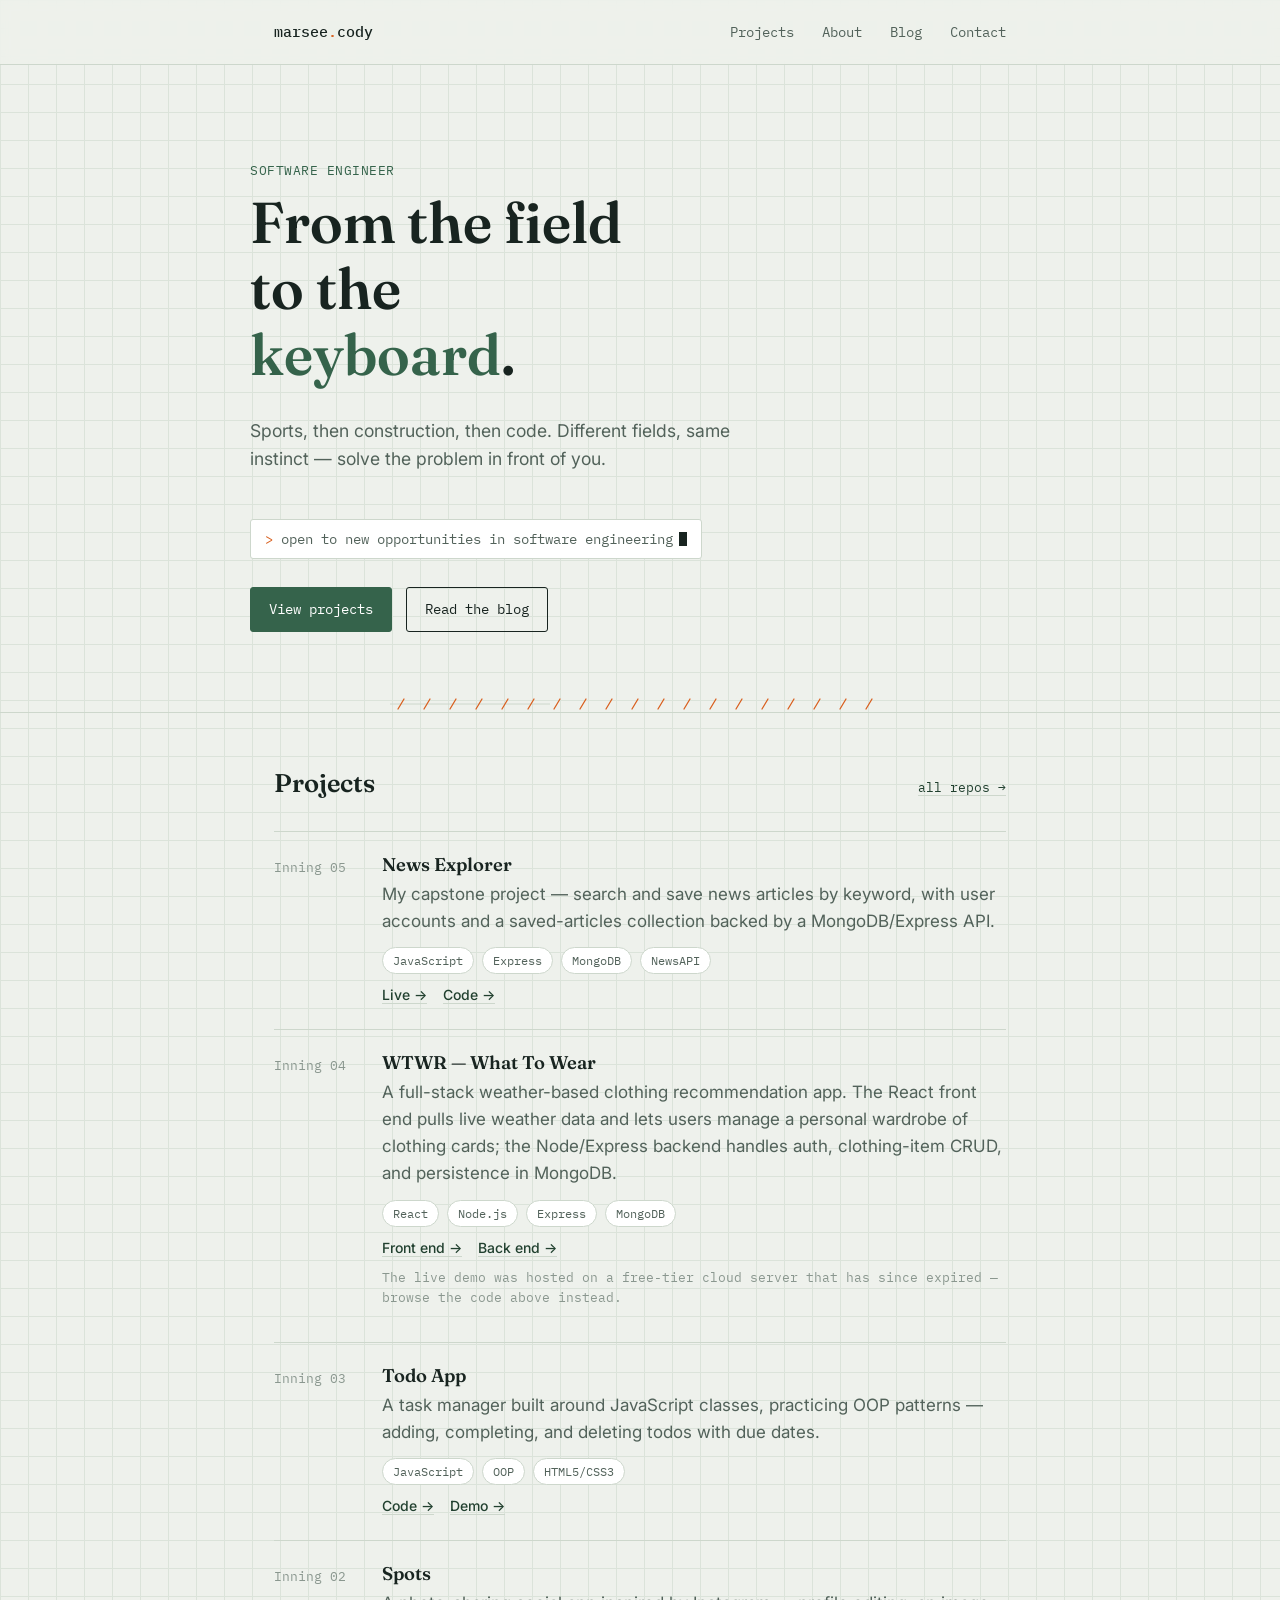
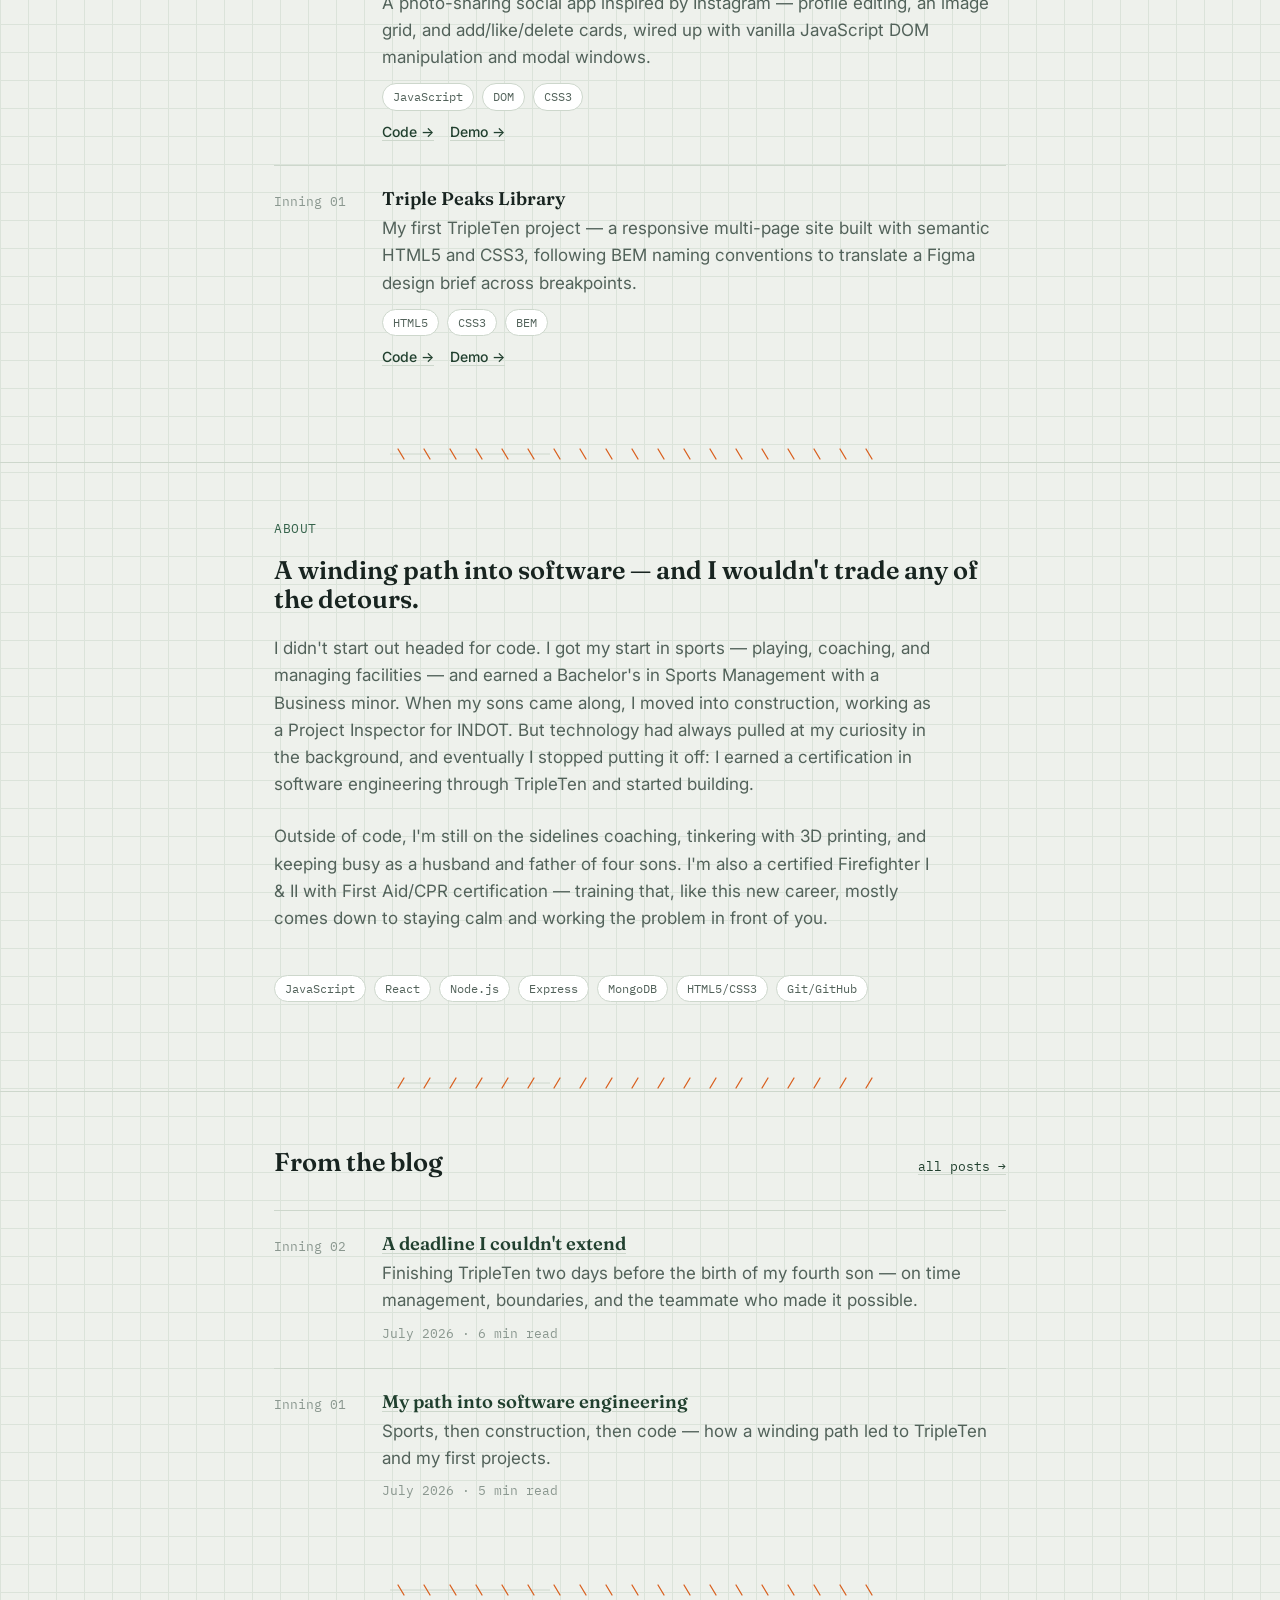
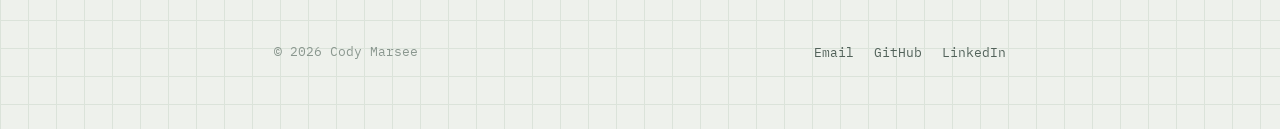
<file: index.html>
<!doctype html>
<html lang="en">
  <head>
    <meta charset="UTF-8" />
    <meta name="viewport" content="width=device-width, initial-scale=1.0" />
    <title>Cody Marsee — Software Engineer</title>
    <meta
      name="description"
      content="Cody Marsee is a software engineer who builds small, useful tools and writes about how they came together."
    />
    <link rel="preconnect" href="https://fonts.googleapis.com" />
    <link
      href="https://fonts.googleapis.com/css2?family=Fraunces:opsz,wght@9..144,500;9..144,600&family=Inter:wght@400;500;600&family=IBM+Plex+Mono:wght@400;500&display=swap"
      rel="stylesheet"
    />
    <link rel="stylesheet" href="css/style.css" />
  </head>
  <body>
    <header class="site-header">
      <div class="wrap">
        <a href="index.html" class="logo"
          >marsee<span class="dot">.</span>cody</a
        >
        <button
          class="nav-toggle"
          aria-expanded="false"
          aria-label="Toggle navigation"
        >
          Menu
        </button>
        <ul class="nav-links">
          <li><a href="#projects">Projects</a></li>
          <li><a href="#about">About</a></li>
          <li><a href="blog/index.html">Blog</a></li>
          <li><a href="#contact">Contact</a></li>
        </ul>
      </div>
    </header>

    <main>
      <section class="hero wrap">
        <span class="eyebrow">Software Engineer</span>
        <h1>From the field to the <span class="role">keyboard</span>.</h1>
        <p class="lede">Sports, then construction, then code. Different fields, same instinct — solve the problem in front of you.</p>
        <div class="status-line">
          <span class="prompt">&gt;</span> open to new opportunities in software
          engineering<span class="cursor" aria-hidden="true"></span>
        </div>
        <div class="hero-links">
          <a class="btn primary" href="#projects">View projects</a>
          <a class="btn" href="blog/index.html">Read the blog</a>
        </div>
      </section>

      <div class="stitch-divider" aria-hidden="true">
        <svg viewBox="0 0 500 16" width="500" height="16">
          <defs>
            <pattern
              id="stitch1"
              width="26"
              height="16"
              patternUnits="userSpaceOnUse"
            >
              <line x1="14" y1="3" x2="8" y2="13" class="stitch-tick" />
            </pattern>
          </defs>
          <line x1="0" y1="8" x2="160" y2="8" class="stitch-base" />
          <rect x="0" y="0" width="500" height="16" fill="url(#stitch1)" />
        </svg>
      </div>

      <section class="block" id="projects">
        <div class="wrap">
          <div class="section-head">
            <h2>Projects</h2>
            <a class="view-all" href="https://github.com/cmarsee-blip"
              >all repos →</a
            >
          </div>

          <div class="entry" data-reveal>
            <span class="index-num">Inning 05</span>
            <div>
              <h3>News Explorer</h3>
              <p class="desc">
                My capstone project — search and save news articles by keyword,
                with user accounts and a saved-articles collection backed by a
                MongoDB/Express API.
              </p>
              <ul class="tags">
                <li class="tag">JavaScript</li>
                <li class="tag">Express</li>
                <li class="tag">MongoDB</li>
                <li class="tag">NewsAPI</li>
              </ul>
              <div class="links">
                <a href="https://cmarsee-blip.github.io/se_project_news_explorer/">Live →</a>
                <a href="https://github.com/cmarsee-blip/se_project_news_explorer">Code →</a>
              </div>
            </div>
          </div>

          <div class="entry" data-reveal>
            <span class="index-num">Inning 04</span>
            <div>
              <h3>WTWR — What To Wear</h3>
              <p class="desc">
                A full-stack weather-based clothing recommendation app. The
                React front end pulls live weather data and lets users manage a
                personal wardrobe of clothing cards; the Node/Express backend
                handles auth, clothing-item CRUD, and persistence in MongoDB.
              </p>
              <ul class="tags">
                <li class="tag">React</li>
                <li class="tag">Node.js</li>
                <li class="tag">Express</li>
                <li class="tag">MongoDB</li>
              </ul>
              <div class="links">
                <a href="https://github.com/cmarsee-blip/se_project_react"
                  >Front end →</a
                >
                <a href="https://github.com/cmarsee-blip/se_project_express"
                  >Back end →</a
                >
              </div>
              <p class="meta" style="margin-top: 8px;">The live demo was hosted on a free-tier cloud server that has since expired — browse the code above instead.</p>
            </div>
          </div>

          <div class="entry" data-reveal>
            <span class="index-num">Inning 03</span>
            <div>
              <h3>Todo App</h3>
              <p class="desc">
                A task manager built around JavaScript classes, practicing OOP
                patterns — adding, completing, and deleting todos with due
                dates.
              </p>
              <ul class="tags">
                <li class="tag">JavaScript</li>
                <li class="tag">OOP</li>
                <li class="tag">HTML5/CSS3</li>
              </ul>
              <div class="links">
                <a href="https://github.com/cmarsee-blip/se_project_todo-app"
                  >Code →</a
                >
                <a href="https://cmarsee-blip.github.io/se_project_todo-app/"
                  >Demo →</a
                >
              </div>
            </div>
          </div>

          <div class="entry" data-reveal>
            <span class="index-num">Inning 02</span>
            <div>
              <h3>Spots</h3>
              <p class="desc">
                A photo-sharing social app inspired by Instagram — profile
                editing, an image grid, and add/like/delete cards, wired up with
                vanilla JavaScript DOM manipulation and modal windows.
              </p>
              <ul class="tags">
                <li class="tag">JavaScript</li>
                <li class="tag">DOM</li>
                <li class="tag">CSS3</li>
              </ul>
              <div class="links">
                <a href="https://github.com/cmarsee-blip/se_project_spots"
                  >Code →</a
                >
                <a href="https://cmarsee-blip.github.io/se_project_spots/"
                  >Demo →</a
                >
              </div>
            </div>
          </div>

          <div class="entry" data-reveal>
            <span class="index-num">Inning 01</span>
            <div>
              <h3>Triple Peaks Library</h3>
              <p class="desc">
                My first TripleTen project — a responsive multi-page site built
                with semantic HTML5 and CSS3, following BEM naming conventions
                to translate a Figma design brief across breakpoints.
              </p>
              <ul class="tags">
                <li class="tag">HTML5</li>
                <li class="tag">CSS3</li>
                <li class="tag">BEM</li>
              </ul>
              <div class="links">
                <a href="https://github.com/cmarsee-blip/sprint-1-project"
                  >Code →</a
                >
                <a href="https://cmarsee-blip.github.io/sprint-1-project/"
                  >Demo →</a
                >
              </div>
            </div>
          </div>
        </div>
      </section>

      <div class="stitch-divider" aria-hidden="true">
        <svg viewBox="0 0 500 16" width="500" height="16">
          <defs>
            <pattern
              id="stitch2"
              width="26"
              height="16"
              patternUnits="userSpaceOnUse"
            >
              <line x1="8" y1="3" x2="14" y2="13" class="stitch-tick" />
            </pattern>
          </defs>
          <line x1="0" y1="8" x2="160" y2="8" class="stitch-base" />
          <rect x="0" y="0" width="500" height="16" fill="url(#stitch2)" />
        </svg>
      </div>

      <section class="block" id="about">
        <div class="wrap about-grid">
          <span class="eyebrow">About</span>
          <h2>
            A winding path into software — and I wouldn't trade any of the
            detours.
          </h2>
          <p style="max-width: 60ch; color: var(--ink-soft)">
            I didn't start out headed for code. I got my start in sports —
            playing, coaching, and managing facilities — and earned a Bachelor's
            in Sports Management with a Business minor. When my sons came along,
            I moved into construction, working as a Project Inspector for INDOT.
            But technology had always pulled at my curiosity in the background,
            and eventually I stopped putting it off: I earned a certification in
            software engineering through TripleTen and started building.
          </p>
          <p style="max-width: 60ch; color: var(--ink-soft)">
            Outside of code, I'm still on the sidelines coaching, tinkering with
            3D printing, and keeping busy as a husband and father of four sons.
            I'm also a certified Firefighter I &amp; II with First Aid/CPR
            certification — training that, like this new career, mostly comes
            down to staying calm and working the problem in front of you.
          </p>
          <ul class="skill-list">
            <li class="tag">JavaScript</li>
            <li class="tag">React</li>
            <li class="tag">Node.js</li>
            <li class="tag">Express</li>
            <li class="tag">MongoDB</li>
            <li class="tag">HTML5/CSS3</li>
            <li class="tag">Git/GitHub</li>
          </ul>
        </div>
      </section>

      <div class="stitch-divider" aria-hidden="true">
        <svg viewBox="0 0 500 16" width="500" height="16">
          <defs>
            <pattern
              id="stitch3"
              width="26"
              height="16"
              patternUnits="userSpaceOnUse"
            >
              <line x1="14" y1="3" x2="8" y2="13" class="stitch-tick" />
            </pattern>
          </defs>
          <line x1="0" y1="8" x2="160" y2="8" class="stitch-base" />
          <rect x="0" y="0" width="500" height="16" fill="url(#stitch3)" />
        </svg>
      </div>

      <section class="block">
        <div class="wrap">
          <div class="section-head">
            <h2>From the blog</h2>
            <a class="view-all" href="blog/index.html">all posts →</a>
          </div>

          <div class="entry post-entry" data-reveal>
        <span class="index-num">Inning 02</span>
        <div>
          <h3><a href="blog/a-deadline-i-couldnt-extend.html">A deadline I couldn't extend</a></h3>
          <p class="desc">Finishing TripleTen two days before the birth of my fourth son — on time management, boundaries, and the teammate who made it possible.</p>
          <span class="meta">July 2026 · 6 min read</span>
        </div>
      </div>
          <div class="entry post-entry" data-reveal>
        <span class="index-num">Inning 01</span>
        <div>
          <h3><a href="blog/my-path-into-software-engineering.html">My path into software engineering</a></h3>
          <p class="desc">Sports, then construction, then code — how a winding path led to TripleTen and my first projects.</p>
          <span class="meta">July 2026 · 5 min read</span>
        </div>
      </div>
      </section>
    </main>

    <div class="stitch-divider" aria-hidden="true">
      <svg viewBox="0 0 500 16" width="500" height="16">
        <defs>
          <pattern
            id="stitch4"
            width="26"
            height="16"
            patternUnits="userSpaceOnUse"
          >
            <line x1="8" y1="3" x2="14" y2="13" class="stitch-tick" />
          </pattern>
        </defs>
        <line x1="0" y1="8" x2="160" y2="8" class="stitch-base" />
        <rect x="0" y="0" width="500" height="16" fill="url(#stitch4)" />
      </svg>
    </div>

    <footer class="site-footer" id="contact">
      <div class="wrap">
        <span class="copyright">© 2026 Cody Marsee</span>
        <ul class="footer-links">
          <li><a href="mailto:codymarsee@proton.me">Email</a></li>
          <li><a href="https://github.com/cmarsee-blip">GitHub</a></li>
          <li><a href="https://linkedin.com/in/codymarsee">LinkedIn</a></li>
        </ul>
      </div>
    </footer>

    <script src="js/main.js"></script>
  </body>
</html>
</file>
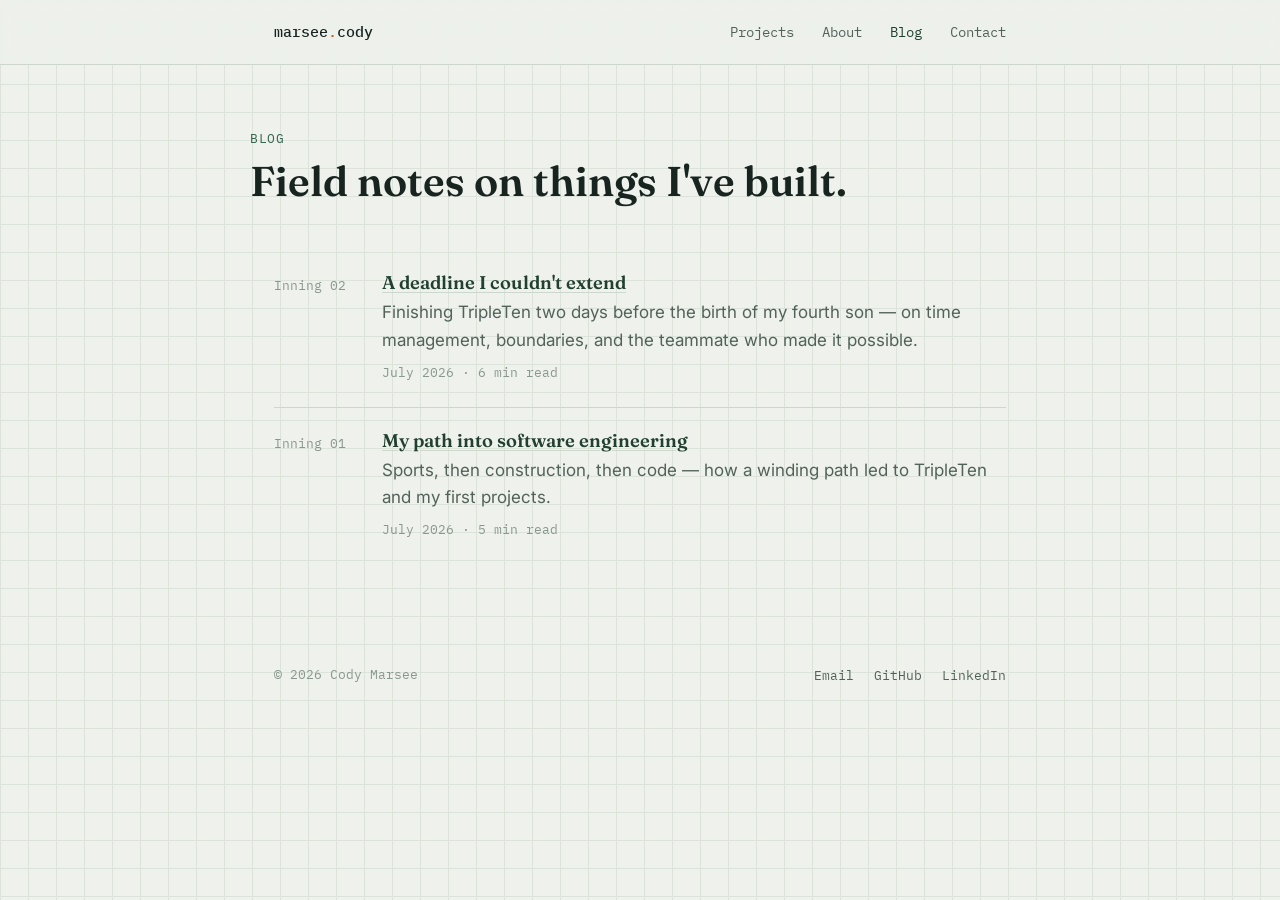
<file: blog/index.html>
<!doctype html>
<html lang="en">
  <head>
    <meta charset="UTF-8" />
    <meta name="viewport" content="width=device-width, initial-scale=1.0" />
    <title>Blog — Cody Marsee</title>
    <meta
      name="description"
      content="Writing on the tools I build and how they came together."
    />
    <link rel="preconnect" href="https://fonts.googleapis.com" />
    <link
      href="https://fonts.googleapis.com/css2?family=Fraunces:opsz,wght@9..144,500;9..144,600&family=Inter:wght@400;500;600&family=IBM+Plex+Mono:wght@400;500&display=swap"
      rel="stylesheet"
    />
    <link rel="stylesheet" href="../css/style.css" />
  </head>
  <body>
    <header class="site-header">
      <div class="wrap">
        <a href="../index.html" class="logo"
          >marsee<span class="dot">.</span>cody</a
        >
        <button
          class="nav-toggle"
          aria-expanded="false"
          aria-label="Toggle navigation"
        >
          Menu
        </button>
        <ul class="nav-links">
          <li><a href="../index.html#projects">Projects</a></li>
          <li><a href="../index.html#about">About</a></li>
          <li><a href="index.html" aria-current="page">Blog</a></li>
          <li><a href="../index.html#contact">Contact</a></li>
        </ul>
      </div>
    </header>

    <main>
      <div class="wrap page-head">
        <span class="eyebrow">Blog</span>
        <h1>Field notes on things I've built.</h1>
      </div>

      <section class="block" style="border-top: none; padding-top: 0">
        <div class="wrap">
          <div class="entry post-entry" data-reveal>
            <span class="index-num">Inning 02</span>
            <div>
              <h3>
                <a href="a-deadline-i-couldnt-extend.html"
                  >A deadline I couldn't extend</a
                >
              </h3>
              <p class="desc">
                Finishing TripleTen two days before the birth of my fourth son —
                on time management, boundaries, and the teammate who made it
                possible.
              </p>
              <span class="meta">July 2026 · 6 min read</span>
            </div>
          </div>
          <div class="entry post-entry" data-reveal>
            <span class="index-num">Inning 01</span>
            <div>
              <h3>
                <a href="my-path-into-software-engineering.html"
                  >My path into software engineering</a
                >
              </h3>
              <p class="desc">
                Sports, then construction, then code — how a winding path led to
                TripleTen and my first projects.
              </p>
              <span class="meta">July 2026 · 5 min read</span>
            </div>
          </div>
        </div>
      </section>
    </main>

    <footer class="site-footer">
      <div class="wrap">
        <span class="copyright">© 2026 Cody Marsee</span>
        <ul class="footer-links">
          <li><a href="mailto:codymarsee@proton.me">Email</a></li>
          <li><a href="https://github.com/cmarsee-blip">GitHub</a></li>
          <li><a href="https://linkedin.com/in/codymarsee">LinkedIn</a></li>
        </ul>
      </div>
    </footer>

    <script src="../js/main.js"></script>
  </body>
</html>
</file>
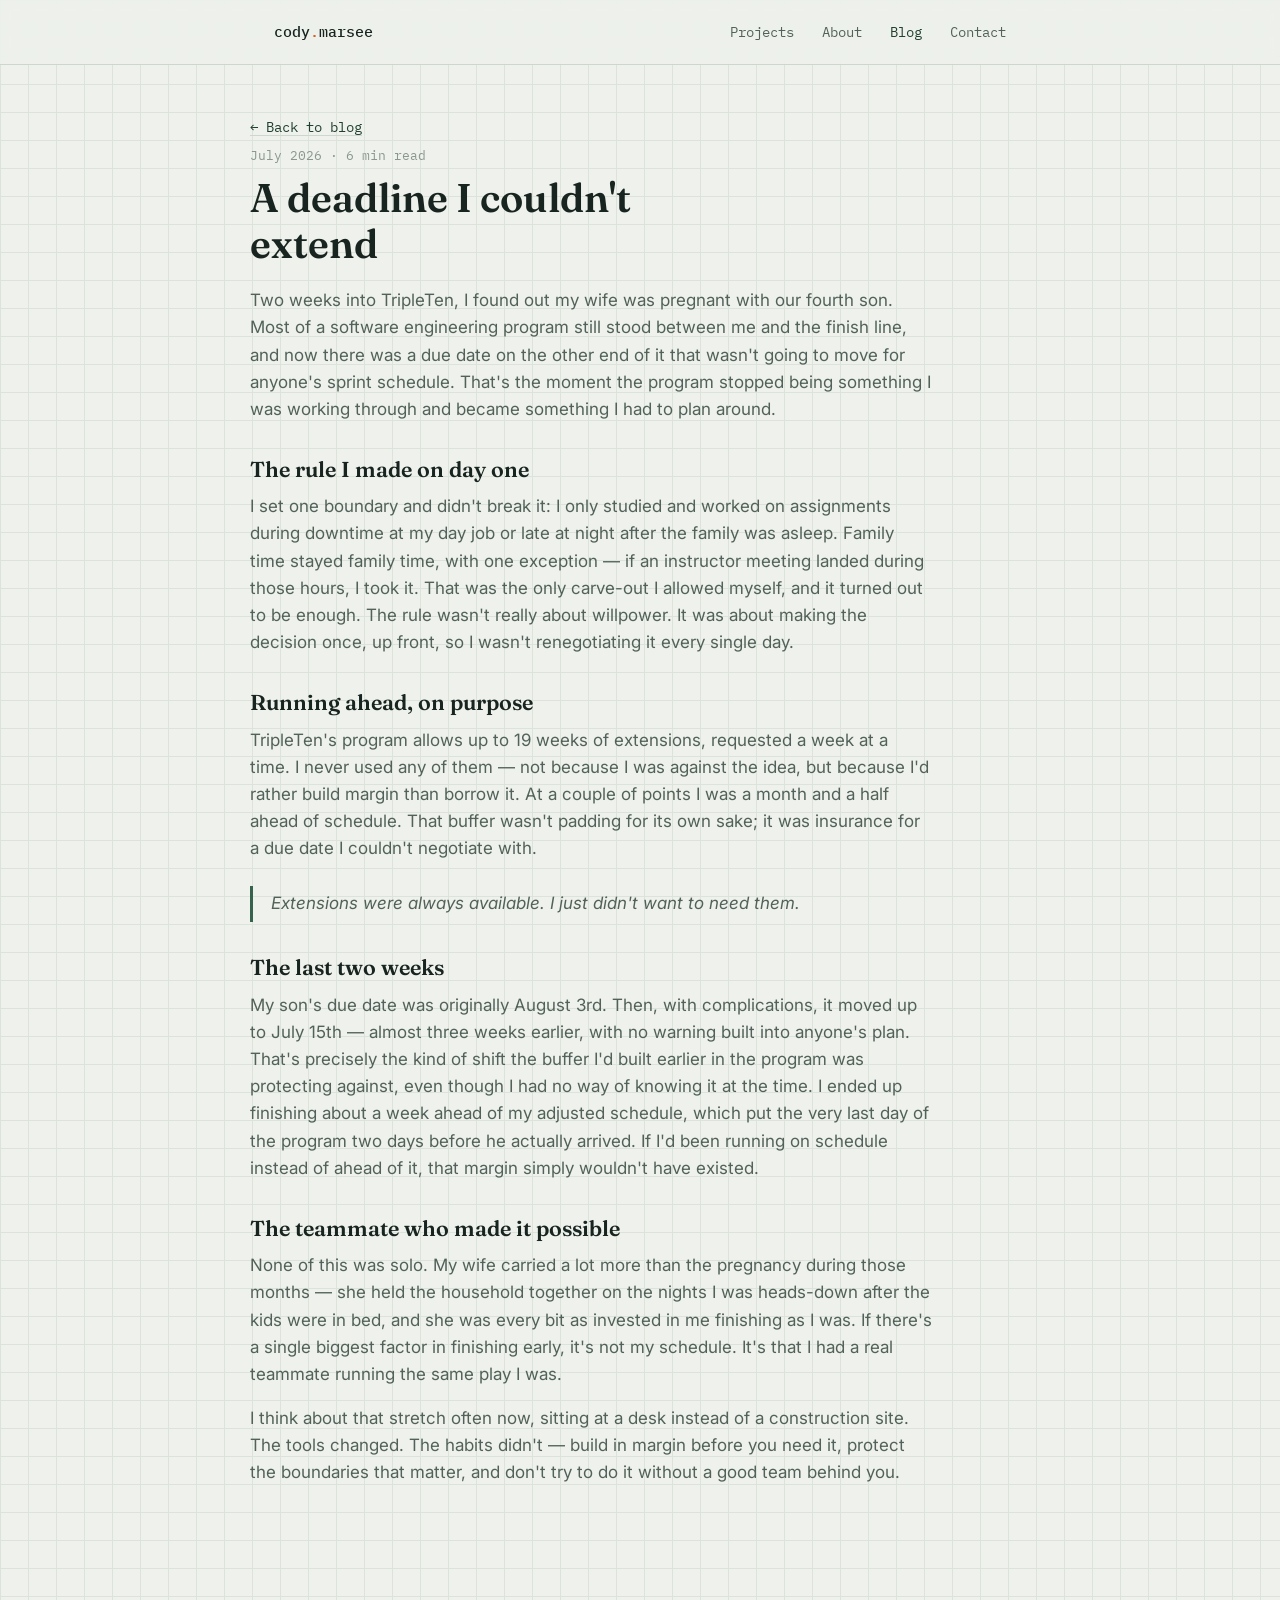
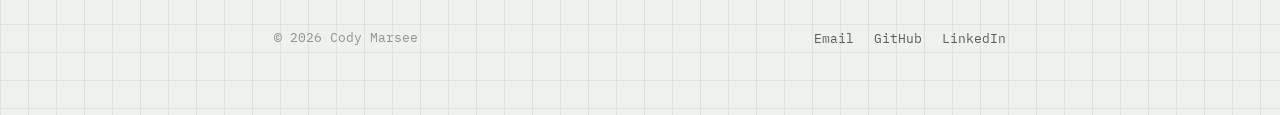
<file: blog/a-deadline-i-couldnt-extend.html>
<!DOCTYPE html>
<html lang="en">
<head>
<meta charset="UTF-8">
<meta name="viewport" content="width=device-width, initial-scale=1.0">
<title>A deadline I couldn't extend | Cody Marsee</title>
<link rel="preconnect" href="https://fonts.googleapis.com">
<link href="https://fonts.googleapis.com/css2?family=Fraunces:opsz,wght@9..144,500;9..144,600&family=Inter:wght@400;500;600&family=IBM+Plex+Mono:wght@400;500&display=swap" rel="stylesheet">
<link rel="stylesheet" href="../css/style.css">
</head>
<body>

<header class="site-header">
  <div class="wrap">
    <a href="../index.html" class="logo">cody<span class="dot">.</span>marsee</a>
    <button class="nav-toggle" aria-expanded="false" aria-label="Toggle navigation">Menu</button>
    <ul class="nav-links">
      <li><a href="../index.html#projects">Projects</a></li>
      <li><a href="../index.html#about">About</a></li>
      <li><a href="index.html" aria-current="page">Blog</a></li>
      <li><a href="../index.html#contact">Contact</a></li>
    </ul>
  </div>
</header>

<main class="post">
  <article class="wrap">
    <a class="back-link" href="index.html">← Back to blog</a>
    <p class="post-meta">July 2026 · 6 min read</p>
    <h1>A deadline I couldn't extend</h1>

    <div class="content">
      <p>Two weeks into TripleTen, I found out my wife was pregnant with our fourth son. Most of a software engineering program still stood between me and the finish line, and now there was a due date on the other end of it that wasn't going to move for anyone's sprint schedule. That's the moment the program stopped being something I was working through and became something I had to plan around.</p>

      <h2>The rule I made on day one</h2>
      <p>I set one boundary and didn't break it: I only studied and worked on assignments during downtime at my day job or late at night after the family was asleep. Family time stayed family time, with one exception — if an instructor meeting landed during those hours, I took it. That was the only carve-out I allowed myself, and it turned out to be enough. The rule wasn't really about willpower. It was about making the decision once, up front, so I wasn't renegotiating it every single day.</p>

      <h2>Running ahead, on purpose</h2>
      <p>TripleTen's program allows up to 19 weeks of extensions, requested a week at a time. I never used any of them — not because I was against the idea, but because I'd rather build margin than borrow it. At a couple of points I was a month and a half ahead of schedule. That buffer wasn't padding for its own sake; it was insurance for a due date I couldn't negotiate with.</p>

      <blockquote>Extensions were always available. I just didn't want to need them.</blockquote>

      <h2>The last two weeks</h2>
      <p>My son's due date was originally August 3rd. Then, with complications, it moved up to July 15th — almost three weeks earlier, with no warning built into anyone's plan. That's precisely the kind of shift the buffer I'd built earlier in the program was protecting against, even though I had no way of knowing it at the time. I ended up finishing about a week ahead of my adjusted schedule, which put the very last day of the program two days before he actually arrived. If I'd been running on schedule instead of ahead of it, that margin simply wouldn't have existed.</p>

      <h2>The teammate who made it possible</h2>
      <p>None of this was solo. My wife carried a lot more than the pregnancy during those months — she held the household together on the nights I was heads-down after the kids were in bed, and she was every bit as invested in me finishing as I was. If there's a single biggest factor in finishing early, it's not my schedule. It's that I had a real teammate running the same play I was.</p>

      <p>I think about that stretch often now, sitting at a desk instead of a construction site. The tools changed. The habits didn't — build in margin before you need it, protect the boundaries that matter, and don't try to do it without a good team behind you.</p>
    </div>
  </article>
</main>

<footer class="site-footer">
  <div class="wrap">
    <span class="copyright">© 2026 Cody Marsee</span>
    <ul class="footer-links">
      <li><a href="mailto:codymarsee@proton.me">Email</a></li>
      <li><a href="https://github.com/cmarsee-blip">GitHub</a></li>
      <li><a href="https://linkedin.com/in/codymarsee">LinkedIn</a></li>
    </ul>
  </div>
</footer>

<script src="../js/main.js"></script>
</body>
</html>
</file>
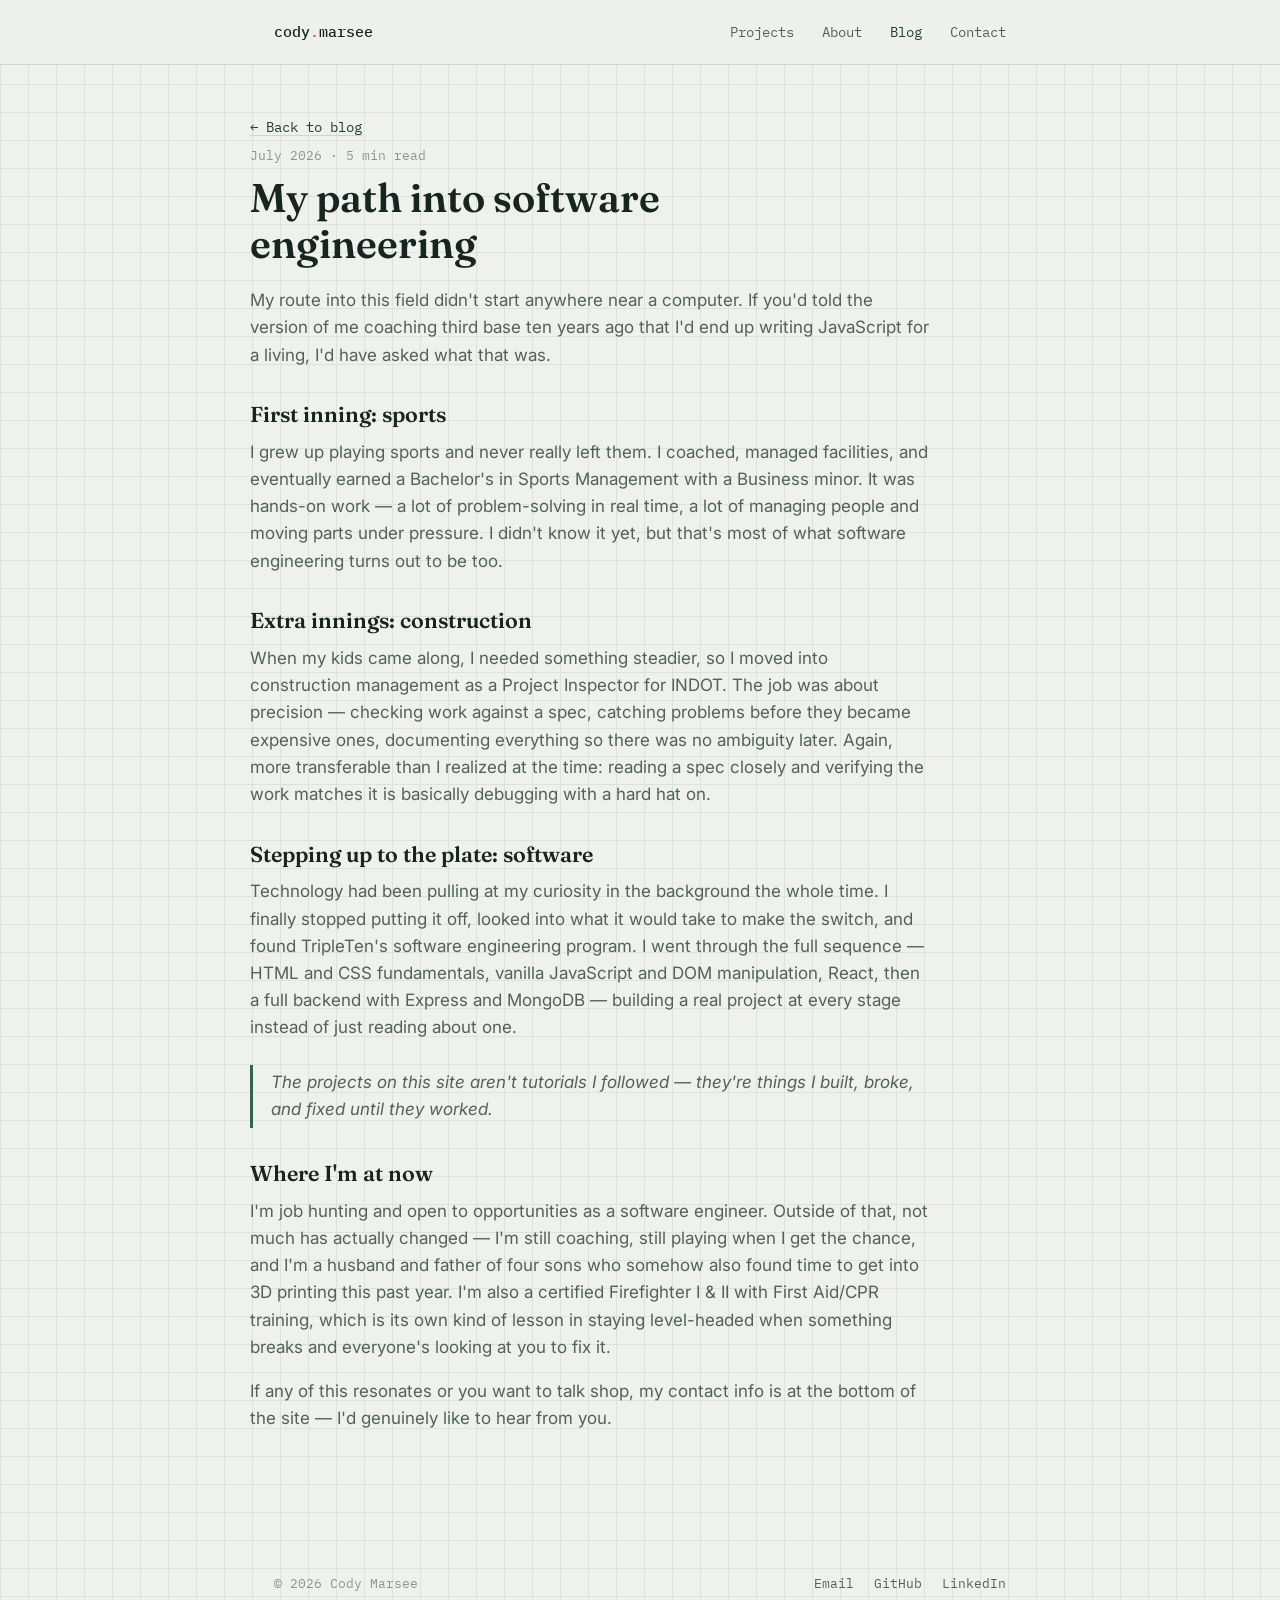
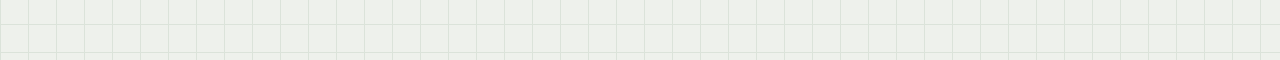
<file: blog/my-path-into-software-engineering.html>
<!DOCTYPE html>
<html lang="en">
<head>
<meta charset="UTF-8">
<meta name="viewport" content="width=device-width, initial-scale=1.0">
<title>My path into software engineering | Cody Marsee</title>
<link rel="preconnect" href="https://fonts.googleapis.com">
<link href="https://fonts.googleapis.com/css2?family=Fraunces:opsz,wght@9..144,500;9..144,600&family=Inter:wght@400;500;600&family=IBM+Plex+Mono:wght@400;500&display=swap" rel="stylesheet">
<link rel="stylesheet" href="../css/style.css">
</head>
<body>

<header class="site-header">
  <div class="wrap">
    <a href="../index.html" class="logo">cody<span class="dot">.</span>marsee</a>
    <button class="nav-toggle" aria-expanded="false" aria-label="Toggle navigation">Menu</button>
    <ul class="nav-links">
      <li><a href="../index.html#projects">Projects</a></li>
      <li><a href="../index.html#about">About</a></li>
      <li><a href="index.html" aria-current="page">Blog</a></li>
      <li><a href="../index.html#contact">Contact</a></li>
    </ul>
  </div>
</header>

<main class="post">
  <article class="wrap">
    <a class="back-link" href="index.html">← Back to blog</a>
    <p class="post-meta">July 2026 · 5 min read</p>
    <h1>My path into software engineering</h1>

    <div class="content">
      <p>My route into this field didn't start anywhere near a computer. If you'd told the version of me coaching third base ten years ago that I'd end up writing JavaScript for a living, I'd have asked what that was.</p>

      <h2>First inning: sports</h2>
      <p>I grew up playing sports and never really left them. I coached, managed facilities, and eventually earned a Bachelor's in Sports Management with a Business minor. It was hands-on work — a lot of problem-solving in real time, a lot of managing people and moving parts under pressure. I didn't know it yet, but that's most of what software engineering turns out to be too.</p>

      <h2>Extra innings: construction</h2>
      <p>When my kids came along, I needed something steadier, so I moved into construction management as a Project Inspector for INDOT. The job was about precision — checking work against a spec, catching problems before they became expensive ones, documenting everything so there was no ambiguity later. Again, more transferable than I realized at the time: reading a spec closely and verifying the work matches it is basically debugging with a hard hat on.</p>

      <h2>Stepping up to the plate: software</h2>
      <p>Technology had been pulling at my curiosity in the background the whole time. I finally stopped putting it off, looked into what it would take to make the switch, and found TripleTen's software engineering program. I went through the full sequence — HTML and CSS fundamentals, vanilla JavaScript and DOM manipulation, React, then a full backend with Express and MongoDB — building a real project at every stage instead of just reading about one.</p>

      <blockquote>The projects on this site aren't tutorials I followed — they're things I built, broke, and fixed until they worked.</blockquote>

      <h2>Where I'm at now</h2>
      <p>I'm job hunting and open to opportunities as a software engineer. Outside of that, not much has actually changed — I'm still coaching, still playing when I get the chance, and I'm a husband and father of four sons who somehow also found time to get into 3D printing this past year. I'm also a certified Firefighter I &amp; II with First Aid/CPR training, which is its own kind of lesson in staying level-headed when something breaks and everyone's looking at you to fix it.</p>

      <p>If any of this resonates or you want to talk shop, my contact info is at the bottom of the site — I'd genuinely like to hear from you.</p>
    </div>
  </article>
</main>

<footer class="site-footer">
  <div class="wrap">
    <span class="copyright">© 2026 Cody Marsee</span>
    <ul class="footer-links">
      <li><a href="mailto:codymarsee@proton.me">Email</a></li>
      <li><a href="https://github.com/cmarsee-blip">GitHub</a></li>
      <li><a href="https://linkedin.com/in/codymarsee">LinkedIn</a></li>
    </ul>
  </div>
</footer>

<script src="../js/main.js"></script>
</body>
</html>
</file>
<file: css/style.css>
/* ==========================================================================
   Tokens
   ========================================================================== */
:root {
  --paper: #eef1ec;
  --paper-line: #dbe3da;
  --surface: #ffffff;
  --ink: #182420;
  --ink-soft: #52625a;
  --ink-faint: #8a978f;
  --accent: #35634b;
  --accent-dark: #21402f;
  --mark: #d9601f;
  --mark-soft: #f3ddc9;
  --border: #cdd7cc;

  --font-display: "Fraunces", Georgia, serif;
  --font-body: "Inter", -apple-system, BlinkMacSystemFont, sans-serif;
  --font-mono: "IBM Plex Mono", "SFMono-Regular", Menlo, monospace;

  --max-width: 780px;
  --radius: 3px;
}

/* ==========================================================================
   Reset & base
   ========================================================================== */
* {
  box-sizing: border-box;
}
html {
  scroll-behavior: smooth;
}
@media (prefers-reduced-motion: reduce) {
  html {
    scroll-behavior: auto;
  }
  *,
  *::before,
  *::after {
    animation-duration: 0.01ms !important;
    animation-iteration-count: 1 !important;
    transition-duration: 0.01ms !important;
    scroll-behavior: auto !important;
  }
}

body {
  margin: 0;
  background-color: var(--paper);
  background-image:
    linear-gradient(var(--paper-line) 1px, transparent 1px),
    linear-gradient(90deg, var(--paper-line) 1px, transparent 1px);
  background-size: 28px 28px;
  color: var(--ink);
  font-family: var(--font-body);
  font-size: 17px;
  line-height: 1.6;
  -webkit-font-smoothing: antialiased;
}

h1,
h2,
h3 {
  font-family: var(--font-display);
  font-weight: 600;
  line-height: 1.15;
  margin: 0 0 0.5em;
  color: var(--ink);
}

p {
  margin: 0 0 1em;
}

a {
  color: var(--accent-dark);
  text-decoration-color: var(--border);
  text-underline-offset: 3px;
}
a:hover {
  color: var(--mark);
}

a:focus-visible,
button:focus-visible {
  outline: 2px solid var(--mark);
  outline-offset: 3px;
}

code,
kbd {
  font-family: var(--font-mono);
  font-size: 0.9em;
  background: var(--surface);
  border: 1px solid var(--border);
  border-radius: var(--radius);
  padding: 0.1em 0.4em;
}

img {
  max-width: 100%;
  display: block;
}

.wrap {
  max-width: var(--max-width);
  margin: 0 auto;
  padding: 0 24px;
}

.eyebrow {
  font-family: var(--font-mono);
  font-size: 13px;
  letter-spacing: 0.04em;
  color: var(--accent);
  text-transform: uppercase;
  margin-bottom: 0.6em;
  display: block;
}

/* ==========================================================================
   Site header / nav
   ========================================================================== */
.site-header {
  border-bottom: 1px solid var(--border);
  background: rgba(238, 241, 236, 0.85);
  backdrop-filter: blur(6px);
  position: sticky;
  top: 0;
  z-index: 20;
}

.site-header .wrap {
  display: flex;
  align-items: center;
  justify-content: space-between;
  height: 64px;
}

.logo {
  font-family: var(--font-mono);
  font-weight: 500;
  font-size: 15px;
  color: var(--ink);
  text-decoration: none;
}
.logo .dot {
  color: var(--mark);
}

.nav-links {
  display: flex;
  gap: 28px;
  list-style: none;
  margin: 0;
  padding: 0;
}
.nav-links a {
  font-family: var(--font-mono);
  font-size: 14px;
  text-decoration: none;
  color: var(--ink-soft);
}
.nav-links a:hover,
.nav-links a[aria-current="page"] {
  color: var(--accent-dark);
}

.nav-toggle {
  display: none;
}

@media (max-width: 620px) {
  .nav-links {
    position: fixed;
    inset: 64px 0 auto 0;
    background: var(--paper);
    border-bottom: 1px solid var(--border);
    flex-direction: column;
    padding: 20px 24px;
    gap: 16px;
    transform: translateY(-8px);
    opacity: 0;
    pointer-events: none;
    transition:
      transform 0.18s ease,
      opacity 0.18s ease;
  }
  .nav-links.open {
    transform: translateY(0);
    opacity: 1;
    pointer-events: auto;
  }
  .nav-toggle {
    display: inline-flex;
    align-items: center;
    gap: 8px;
    background: none;
    border: 1px solid var(--border);
    border-radius: var(--radius);
    padding: 6px 10px;
    font-family: var(--font-mono);
    font-size: 13px;
    color: var(--ink);
    cursor: pointer;
  }
}

/* ==========================================================================
   Hero
   ========================================================================== */
.hero {
  padding: 96px 0 64px;
}

.hero h1 {
  font-size: clamp(2.4rem, 5vw, 3.6rem);
  max-width: 11ch;
}

.hero .role {
  color: var(--accent);
}

.hero p.lede {
  max-width: 46ch;
  color: var(--ink-soft);
  font-size: 1.1rem;
}

.status-line {
  margin-top: 28px;
  font-family: var(--font-mono);
  font-size: 14px;
  color: var(--ink-soft);
  display: inline-flex;
  align-items: center;
  border: 1px solid var(--border);
  background: var(--surface);
  border-radius: var(--radius);
  padding: 8px 14px;
}
.status-line .prompt {
  color: var(--mark);
  margin-right: 8px;
}
.status-line .cursor {
  display: inline-block;
  width: 8px;
  height: 1em;
  background: var(--ink);
  margin-left: 6px;
  animation: blink 1s steps(1) infinite;
  vertical-align: text-bottom;
}
@keyframes blink {
  50% {
    opacity: 0;
  }
}

.hero-links {
  margin-top: 28px;
  display: flex;
  gap: 14px;
  flex-wrap: wrap;
}

.btn {
  font-family: var(--font-mono);
  font-size: 14px;
  text-decoration: none;
  padding: 10px 18px;
  border-radius: var(--radius);
  border: 1px solid var(--ink);
  color: var(--ink);
  display: inline-block;
  transition:
    background 0.15s ease,
    color 0.15s ease,
    transform 0.15s ease;
}
.btn:hover {
  background: var(--ink);
  color: var(--paper);
  transform: translateY(-1px);
}
.btn.primary {
  background: var(--accent);
  border-color: var(--accent);
  color: #fff;
}
.btn.primary:hover {
  background: var(--accent-dark);
  border-color: var(--accent-dark);
}

/* ==========================================================================
   Sections
   ========================================================================== */
section.block {
  padding: 56px 0;
  border-top: 1px solid var(--border);
}

.section-head {
  display: flex;
  align-items: baseline;
  justify-content: space-between;
  margin-bottom: 32px;
  gap: 16px;
}
.section-head h2 {
  font-size: 1.6rem;
  margin: 0;
}
.section-head .view-all {
  font-family: var(--font-mono);
  font-size: 13px;
  white-space: nowrap;
}

.tags {
  display: flex;
  flex-wrap: wrap;
  gap: 8px;
  margin: 12px 0 0;
  padding: 0;
  list-style: none;
}
.tag {
  font-family: var(--font-mono);
  font-size: 12px;
  color: var(--ink-soft);
  background: var(--surface);
  border: 1px solid var(--border);
  border-radius: 999px;
  padding: 3px 10px;
}

/* Index-numbered entries (projects, posts) */
.entry {
  display: grid;
  grid-template-columns: 90px 1fr;
  gap: 18px;
  padding: 22px 0;
  border-top: 1px solid var(--border);
}
.entry:first-of-type {
  border-top: none;
}
.entry .index-num {
  font-family: var(--font-mono);
  font-size: 13px;
  color: var(--ink-faint);
  padding-top: 4px;
}
.entry h3 {
  font-size: 1.15rem;
  margin-bottom: 6px;
}
.entry .desc {
  color: var(--ink-soft);
  margin-bottom: 10px;
}
.entry .meta {
  font-family: var(--font-mono);
  font-size: 12.5px;
  color: var(--ink-faint);
}
.entry .links {
  margin-top: 10px;
  display: flex;
  gap: 16px;
}
.entry .links a {
  font-size: 14px;
  font-weight: 500;
}

@media (max-width: 480px) {
  .entry {
    grid-template-columns: 1fr;
  }
  .entry .index-num {
    padding-top: 0;
  }
}

/* About */
.about-grid {
  display: grid;
  grid-template-columns: 1fr;
  gap: 8px;
}
.skill-list {
  display: flex;
  flex-wrap: wrap;
  gap: 8px;
  margin-top: 18px;
  padding: 0;
  list-style: none;
}

/* Footer */
.site-footer {
  padding: 40px 0 64px;
}
.site-footer .wrap {
  display: flex;
  justify-content: space-between;
  align-items: center;
  flex-wrap: wrap;
  gap: 16px;
}
.footer-links {
  display: flex;
  gap: 20px;
  list-style: none;
  margin: 0;
  padding: 0;
}
.footer-links a {
  font-family: var(--font-mono);
  font-size: 13px;
  text-decoration: none;
  color: var(--ink-soft);
}
.copyright {
  font-family: var(--font-mono);
  font-size: 12.5px;
  color: var(--ink-faint);
}

/* ==========================================================================
   Blog index & posts
   ========================================================================== */
.page-head {
  padding: 64px 0 24px;
}
.page-head h1 {
  font-size: clamp(2rem, 4vw, 2.6rem);
}

.post-entry .desc {
  margin-bottom: 4px;
}

.post article {
  padding: 48px 0 80px;
}
.post .post-meta {
  font-family: var(--font-mono);
  font-size: 13px;
  color: var(--ink-faint);
  margin-bottom: 8px;
}
.post h1 {
  font-size: clamp(1.9rem, 4vw, 2.5rem);
  max-width: 18ch;
}
.post .content {
  max-width: 62ch;
}
.post .content h2 {
  font-size: 1.35rem;
  margin-top: 1.6em;
}
.post .content p {
  color: var(--ink-soft);
}
.post .content blockquote {
  margin: 1.4em 0;
  padding: 4px 0 4px 18px;
  border-left: 3px solid var(--accent);
  color: var(--ink-soft);
  font-style: italic;
}
.back-link {
  font-family: var(--font-mono);
  font-size: 14px;
  display: inline-block;
  margin-bottom: 8px;
}

/* Reveal-on-scroll */
[data-reveal] {
  opacity: 0;
  transform: translateY(10px);
  transition:
    opacity 0.5s ease,
    transform 0.5s ease;
}
[data-reveal].revealed {
  opacity: 1;
  transform: translateY(0);
}

/* Baseball stitch divider */
.stitch-divider {
  display: flex;
  justify-content: center;
  padding: 0;
}
.stitch-divider svg {
  width: 500px;
  display: block;
}
.stitch-divider .stitch-base {
  stroke: var(--border);
  stroke-width: 1;
}
.stitch-divider .stitch-tick {
  stroke: var(--mark);
  stroke-width: 1.3;
  stroke-linecap: round;
}
</file>
